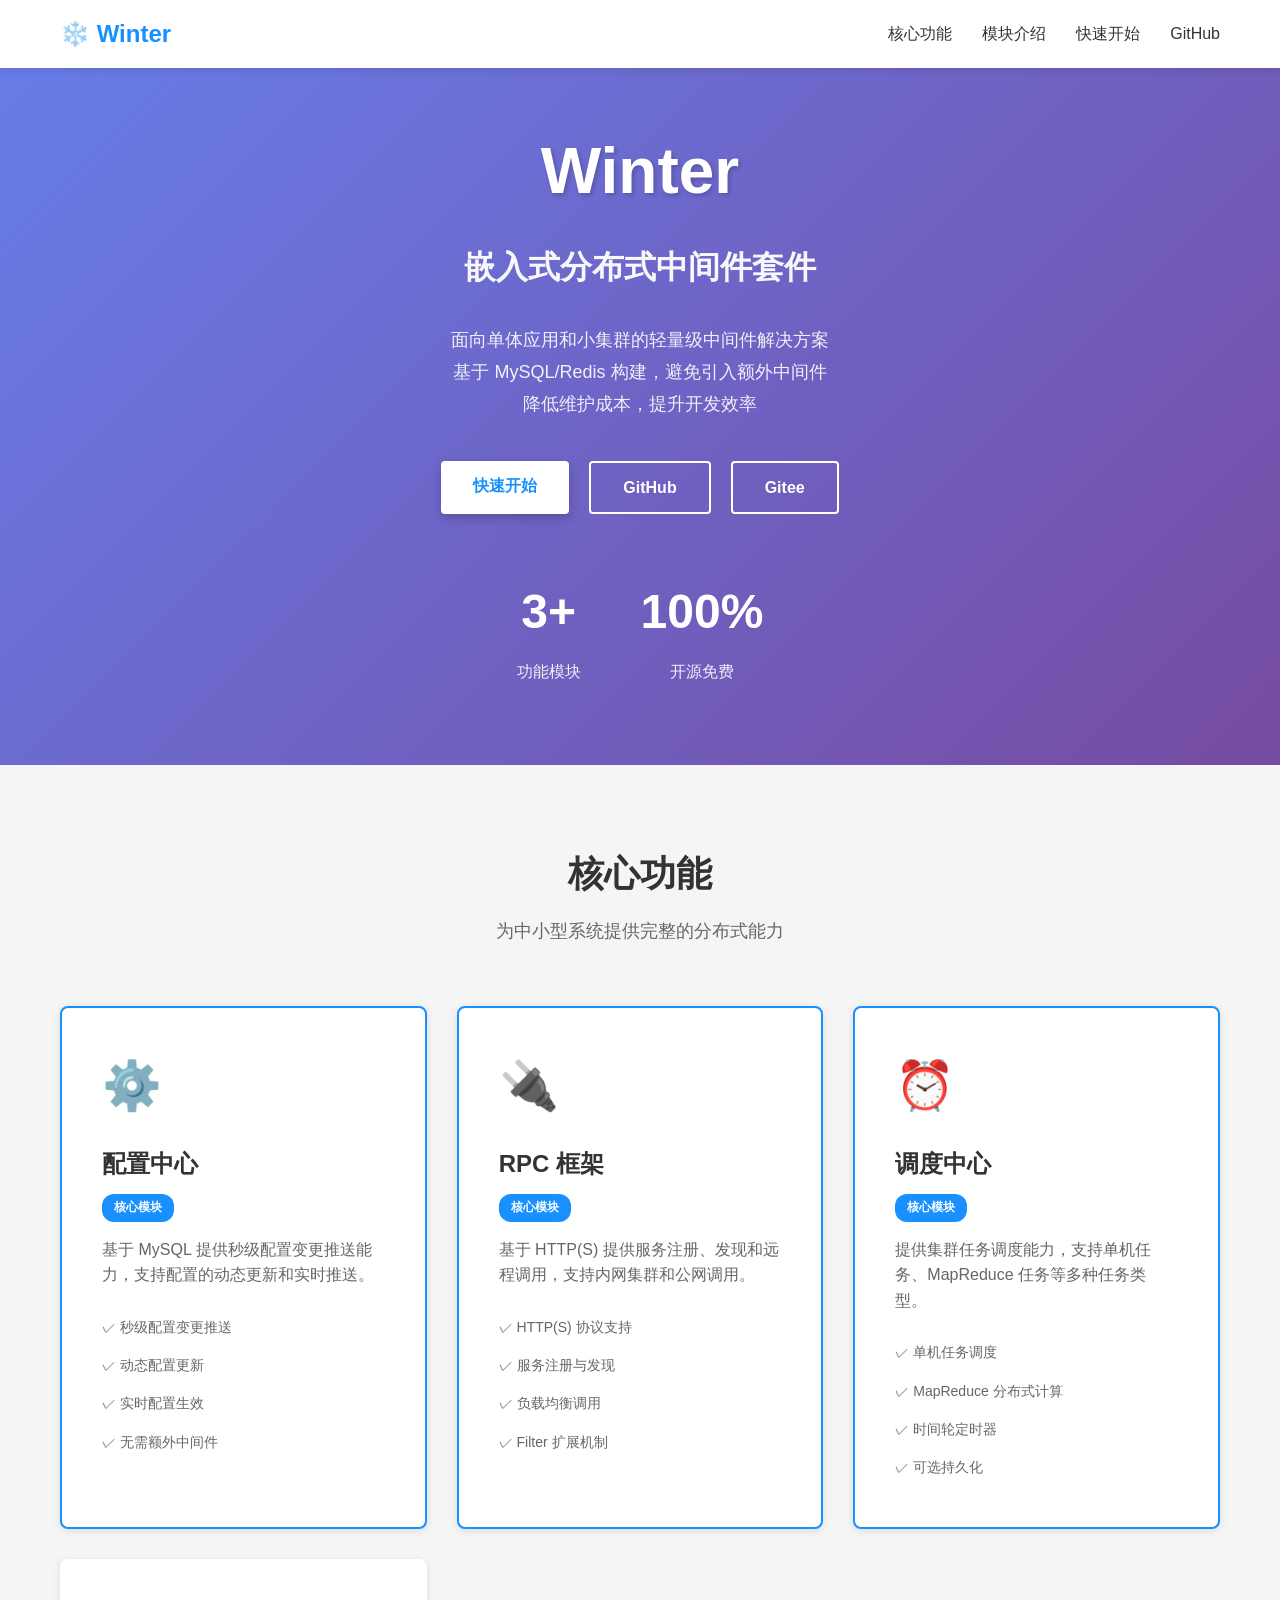
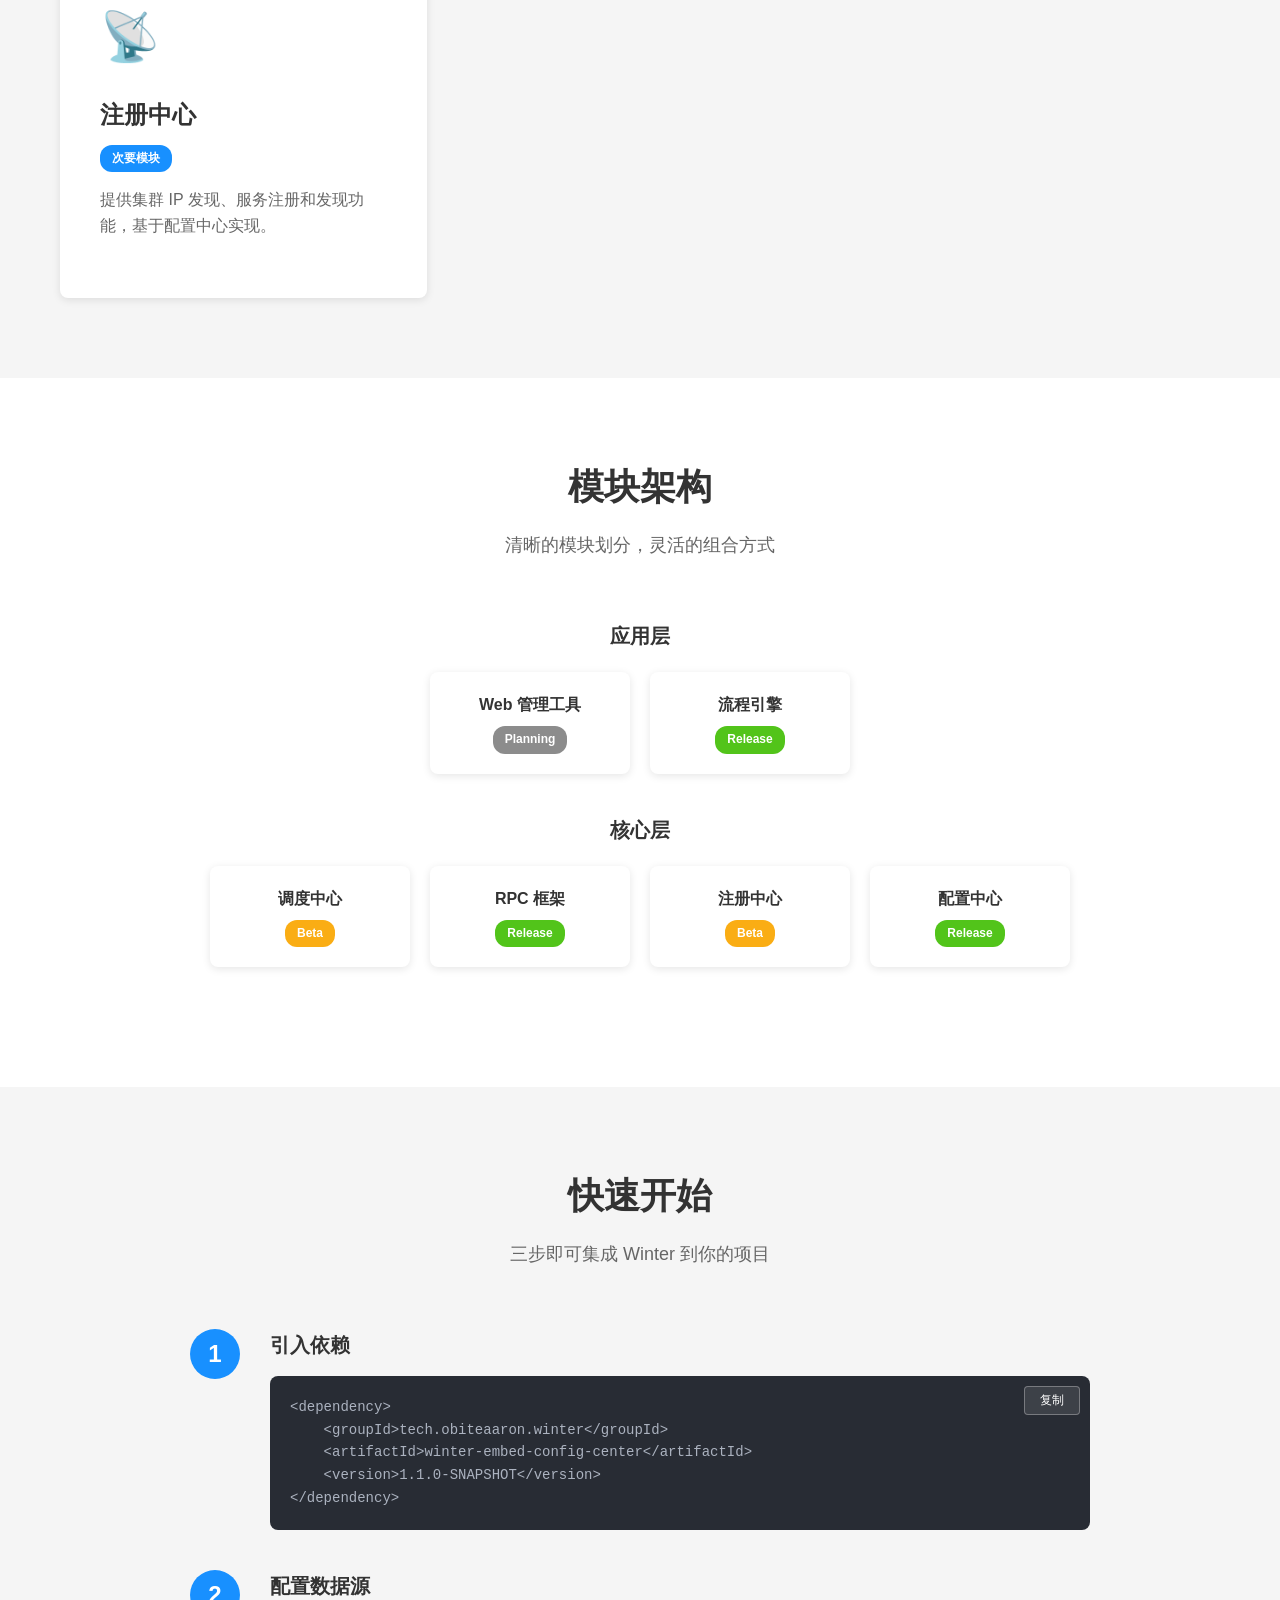
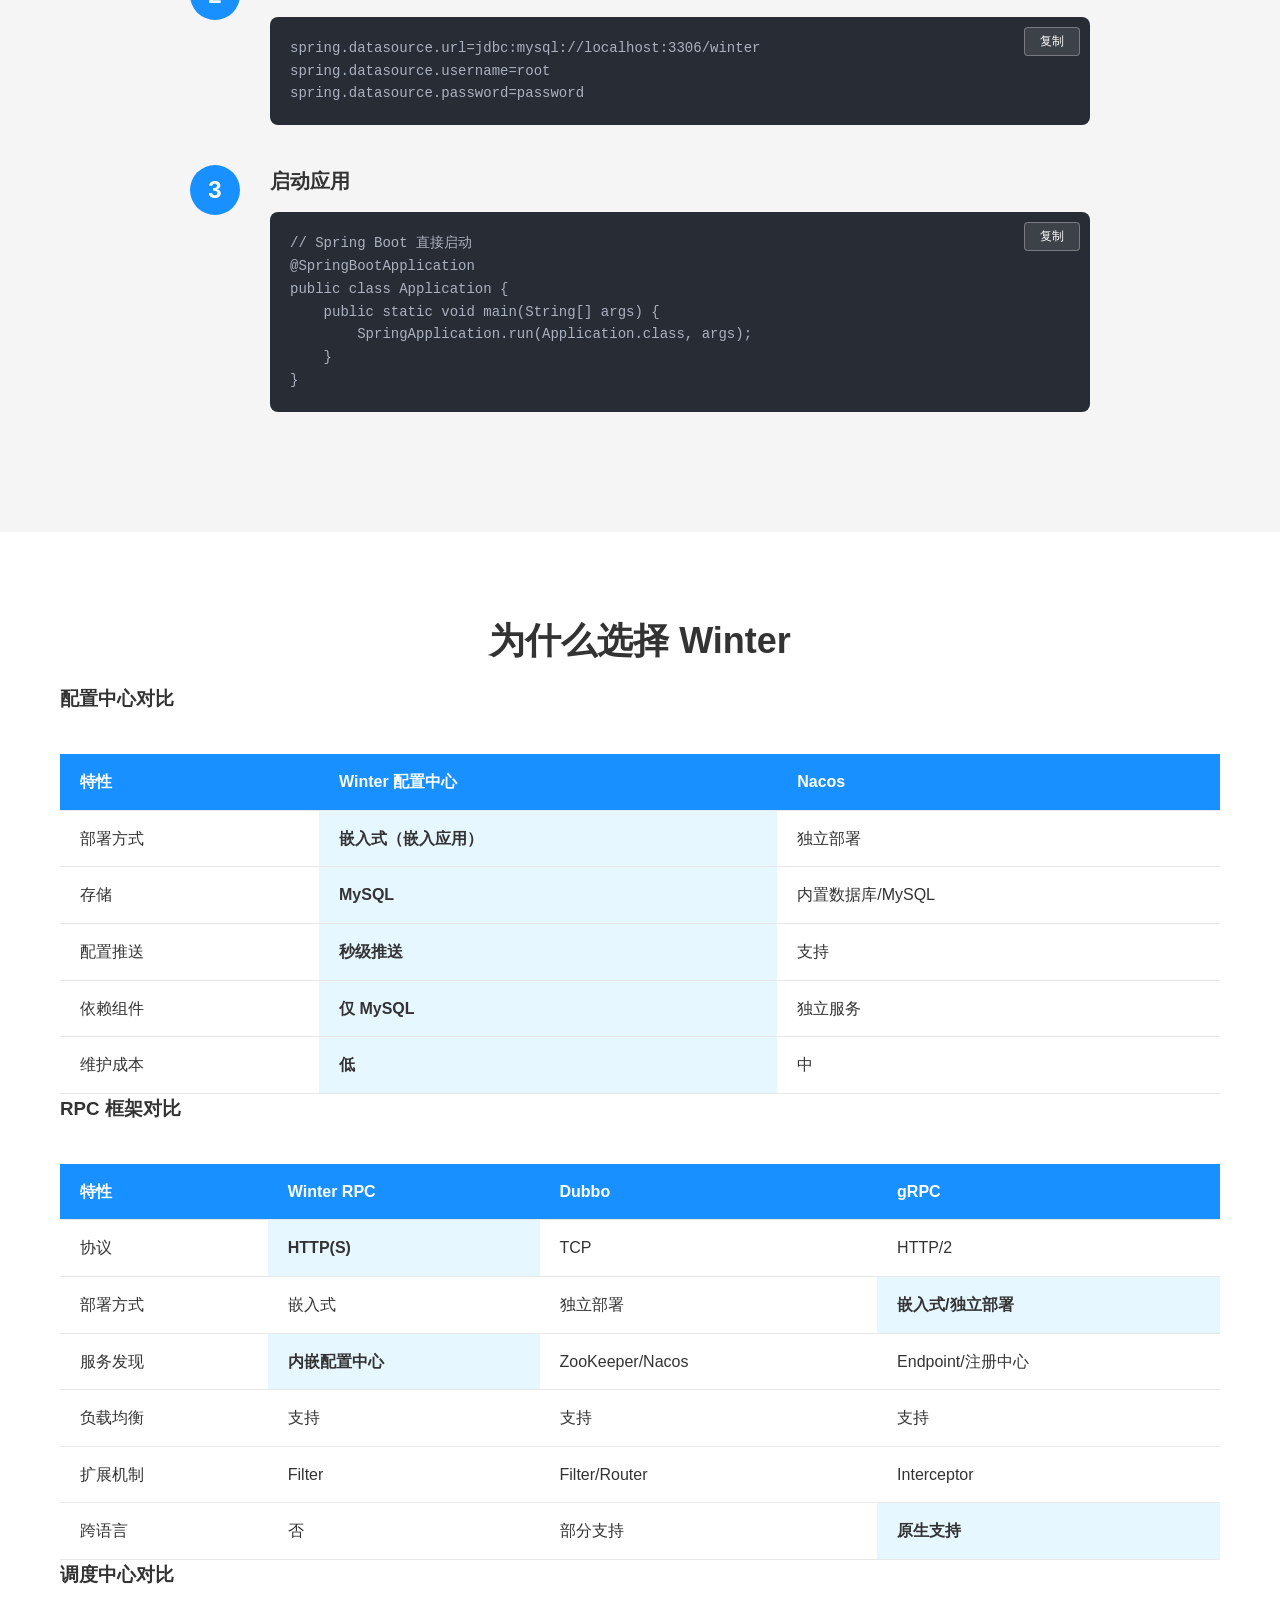
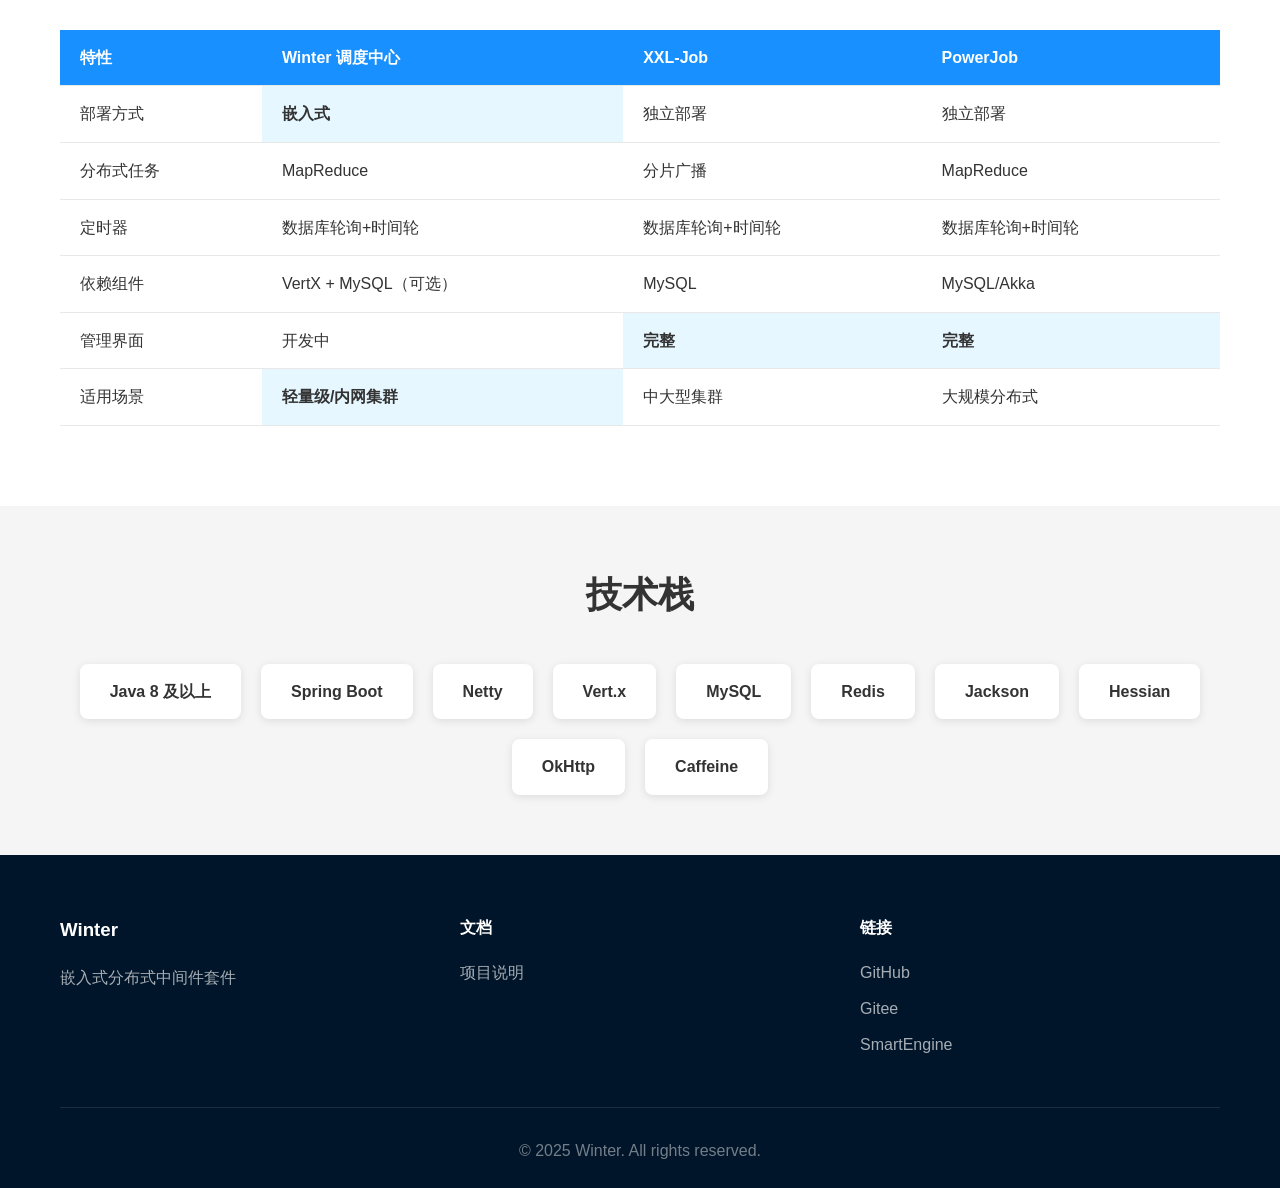
<file: docs/index.html>
<!DOCTYPE html>
<html lang="zh-CN">
<head>
    <meta charset="UTF-8">
    <meta name="viewport" content="width=device-width, initial-scale=1.0">
    <title>Winter - 嵌入式分布式中间件套件</title>
    <link rel="icon" type="image/x-icon" href="favicon.ico">
    <style>
/* 全局样式 */
* {
    margin: 0;
    padding: 0;
    box-sizing: border-box;
}

:root {
    --primary-color: #1890ff;
    --primary-dark: #096dd9;
    --secondary-color: #52c41a;
    --text-color: #333;
    --text-light: #666;
    --bg-light: #f5f5f5;
    --bg-white: #ffffff;
    --border-color: #e8e8e8;
    --shadow: 0 2px 8px rgba(0, 0, 0, 0.1);
    --shadow-hover: 0 4px 16px rgba(0, 0, 0, 0.15);
}

body {
    font-family: -apple-system, BlinkMacSystemFont, 'Segoe UI', 'PingFang SC', 'Hiragino Sans GB',
        'Microsoft YaHei', 'Helvetica Neue', Helvetica, Arial, sans-serif;
    line-height: 1.6;
    color: var(--text-color);
    background-color: var(--bg-white);
}

.container {
    max-width: 1200px;
    margin: 0 auto;
    padding: 0 20px;
}

/* 导航栏 */
.navbar {
    background: var(--bg-white);
    box-shadow: var(--shadow);
    position: fixed;
    top: 0;
    left: 0;
    right: 0;
    z-index: 1000;
    padding: 15px 0;
}

.navbar .container {
    display: flex;
    justify-content: space-between;
    align-items: center;
}

.nav-brand h1 {
    font-size: 24px;
    color: var(--primary-color);
    font-weight: 600;
}

.nav-menu {
    display: flex;
    list-style: none;
    gap: 30px;
}

.nav-menu a {
    text-decoration: none;
    color: var(--text-color);
    font-weight: 500;
    transition: color 0.3s;
}

.nav-menu a:hover {
    color: var(--primary-color);
}

/* Hero 区域 */
.hero {
    background: linear-gradient(135deg, #667eea 0%, #764ba2 100%);
    color: white;
    padding: 120px 0 80px;
    text-align: center;
}

.hero-title {
    font-size: 64px;
    font-weight: 700;
    margin-bottom: 20px;
    text-shadow: 2px 2px 4px rgba(0, 0, 0, 0.2);
}

.hero-subtitle {
    font-size: 32px;
    font-weight: 600;
    margin-bottom: 30px;
    opacity: 0.95;
}

.hero-description {
    font-size: 18px;
    line-height: 1.8;
    margin-bottom: 40px;
    opacity: 0.9;
}

.hero-buttons {
    display: flex;
    gap: 20px;
    justify-content: center;
    margin-bottom: 60px;
}

.btn {
    display: inline-block;
    padding: 12px 32px;
    border-radius: 4px;
    text-decoration: none;
    font-weight: 600;
    font-size: 16px;
    transition: all 0.3s;
    cursor: pointer;
}

.btn-primary {
    background: white;
    color: var(--primary-color);
    box-shadow: 0 4px 12px rgba(0, 0, 0, 0.2);
}

.btn-primary:hover {
    transform: translateY(-2px);
    box-shadow: 0 6px 16px rgba(0, 0, 0, 0.3);
}

.btn-secondary {
    background: transparent;
    color: white;
    border: 2px solid white;
}

.btn-secondary:hover {
    background: white;
    color: var(--primary-color);
}

.hero-stats {
    display: flex;
    justify-content: center;
    gap: 60px;
    margin-top: 60px;
}

.stat-item {
    text-align: center;
}

.stat-number {
    font-size: 48px;
    font-weight: 700;
    margin-bottom: 8px;
}

.stat-label {
    font-size: 16px;
    opacity: 0.9;
}

/* 核心功能 */
.features {
    padding: 80px 0;
    background: var(--bg-light);
}

.section-title {
    font-size: 36px;
    text-align: center;
    margin-bottom: 15px;
    color: var(--text-color);
}

.section-subtitle {
    text-align: center;
    color: var(--text-light);
    margin-bottom: 60px;
    font-size: 18px;
}

.feature-grid {
    display: grid;
    grid-template-columns: repeat(auto-fit, minmax(350px, 1fr));
    gap: 30px;
}

.feature-card {
    background: var(--bg-white);
    padding: 40px;
    border-radius: 8px;
    box-shadow: var(--shadow);
    transition: all 0.3s;
}

.feature-card:hover {
    transform: translateY(-5px);
    box-shadow: var(--shadow-hover);
}

.feature-card-highlight {
    border: 2px solid var(--primary-color);
}

.feature-icon {
    font-size: 48px;
    margin-bottom: 20px;
}

.feature-card h3 {
    font-size: 24px;
    margin-bottom: 10px;
    color: var(--text-color);
}

.feature-tag {
    display: inline-block;
    background: var(--primary-color);
    color: white;
    padding: 4px 12px;
    border-radius: 12px;
    font-size: 12px;
    font-weight: 600;
    margin-bottom: 15px;
}

.feature-description {
    color: var(--text-light);
    margin-bottom: 20px;
    line-height: 1.6;
}

.feature-list {
    list-style: none;
}

.feature-list li {
    padding: 8px 0;
    color: var(--text-light);
    font-size: 14px;
}

/* 模块架构 */
.modules {
    padding: 80px 0;
    background: var(--bg-white);
}

.module-diagram {
    max-width: 900px;
    margin: 0 auto;
}

.module-layer {
    margin-bottom: 40px;
}

.layer-title {
    font-size: 20px;
    font-weight: 600;
    margin-bottom: 20px;
    color: var(--text-color);
    text-align: center;
}

.module-items {
    display: flex;
    justify-content: center;
    gap: 20px;
    flex-wrap: wrap;
}

.module-item {
    background: var(--bg-white);
    padding: 20px 30px;
    border-radius: 8px;
    box-shadow: var(--shadow);
    min-width: 200px;
    text-align: center;
    transition: all 0.3s;
}

.module-item:hover {
    transform: translateY(-3px);
    box-shadow: var(--shadow-hover);
}

.module-name {
    display: block;
    font-size: 16px;
    font-weight: 600;
    margin-bottom: 8px;
    color: var(--text-color);
}

.module-status {
    display: inline-block;
    padding: 4px 12px;
    border-radius: 12px;
    font-size: 12px;
    font-weight: 600;
}

.module-item-release .module-status {
    background: var(--secondary-color);
    color: white;
}

.module-item-beta .module-status {
    background: #faad14;
    color: white;
}

.module-item-planning .module-status {
    background: #8c8c8c;
    color: white;
}

/* 快速开始 */
.quickstart {
    padding: 80px 0;
    background: var(--bg-light);
}

.steps {
    max-width: 900px;
    margin: 0 auto;
}

.step {
    display: flex;
    gap: 30px;
    margin-bottom: 40px;
}

.step-number {
    flex-shrink: 0;
    width: 50px;
    height: 50px;
    background: var(--primary-color);
    color: white;
    border-radius: 50%;
    display: flex;
    align-items: center;
    justify-content: center;
    font-size: 24px;
    font-weight: 700;
}

.step-content {
    flex: 1;
}

.step-content h3 {
    font-size: 20px;
    margin-bottom: 15px;
    color: var(--text-color);
}

.code-block {
    background: #282c34;
    border-radius: 8px;
    overflow: hidden;
}

.code-block pre {
    padding: 20px;
    overflow-x: auto;
}

.code-block code {
    color: #abb2bf;
    font-family: 'Courier New', Courier, monospace;
    font-size: 14px;
    line-height: 1.6;
}

/* 优势对比 */
.advantages {
    padding: 80px 0;
    background: var(--bg-white);
}

.comparison-table {
    overflow-x: auto;
    margin-top: 40px;
}

.comparison-table table {
    width: 100%;
    border-collapse: collapse;
    background: var(--bg-white);
    box-shadow: var(--shadow);
}

.comparison-table th,
.comparison-table td {
    padding: 15px 20px;
    text-align: left;
    border-bottom: 1px solid var(--border-color);
}

.comparison-table th {
    background: var(--primary-color);
    color: white;
    font-weight: 600;
}

.comparison-table tr:hover {
    background: var(--bg-light);
}

.comparison-table .highlight {
    background: #e6f7ff;
    font-weight: 600;
}

/* 技术栈 */
.tech-stack {
    padding: 60px 0;
    background: var(--bg-light);
}

.tech-items {
    display: flex;
    justify-content: center;
    gap: 20px;
    flex-wrap: wrap;
    margin-top: 40px;
}

.tech-item {
    background: var(--bg-white);
    padding: 15px 30px;
    border-radius: 8px;
    box-shadow: var(--shadow);
    font-weight: 600;
    color: var(--text-color);
    transition: all 0.3s;
}

.tech-item:hover {
    transform: translateY(-3px);
    box-shadow: var(--shadow-hover);
    background: var(--primary-color);
    color: white;
}

/* 页脚 */
.footer {
    background: #001529;
    color: white;
    padding: 60px 0 30px;
}

.footer-content {
    display: grid;
    grid-template-columns: repeat(auto-fit, minmax(250px, 1fr));
    gap: 40px;
    margin-bottom: 40px;
}

.footer-section h3,
.footer-section h4 {
    margin-bottom: 20px;
    color: white;
}

.footer-section p {
    color: rgba(255, 255, 255, 0.65);
}

.footer-section ul {
    list-style: none;
}

.footer-section li {
    margin-bottom: 10px;
}

.footer-section a {
    color: rgba(255, 255, 255, 0.65);
    text-decoration: none;
    transition: color 0.3s;
}

.footer-section a:hover {
    color: white;
}

.footer-bottom {
    text-align: center;
    padding-top: 30px;
    border-top: 1px solid rgba(255, 255, 255, 0.1);
    color: rgba(255, 255, 255, 0.45);
}

/* 响应式设计 */
@media (max-width: 768px) {
    .hero-title {
        font-size: 48px;
    }
    .hero-subtitle {
        font-size: 24px;
    }
    .hero-description {
        font-size: 16px;
    }
    .hero-buttons {
        flex-direction: column;
        align-items: center;
    }
    .hero-stats {
        flex-direction: column;
        gap: 30px;
    }
    .feature-grid {
        grid-template-columns: 1fr;
    }
    .step {
        flex-direction: column;
    }
    .step-number {
        width: 40px;
        height: 40px;
        font-size: 20px;
    }
    .nav-menu {
        gap: 15px;
    }
    .nav-menu a {
        font-size: 14px;
    }
}

html {
    scroll-behavior: smooth;
}

@keyframes fadeInUp {
    from {
        opacity: 0;
        transform: translateY(30px);
    }
    to {
        opacity: 1;
        transform: translateY(0);
    }
}

.feature-card,
.module-item,
.step {
    animation: fadeInUp 0.6s ease-out;
}

::-webkit-scrollbar {
    width: 8px;
    height: 8px;
}

::-webkit-scrollbar-track {
    background: var(--bg-light);
}

::-webkit-scrollbar-thumb {
    background: var(--primary-color);
    border-radius: 4px;
}

::-webkit-scrollbar-thumb:hover {
    background: var(--primary-dark);
}
    </style>
</head>
<body>
    <!-- 导航栏 -->
    <nav class="navbar">
        <div class="container">
            <div class="nav-brand">
                <h1>❄️ Winter</h1>
            </div>
            <ul class="nav-menu">
                <li><a href="#features">核心功能</a></li>
                <li><a href="#modules">模块介绍</a></li>
                <li><a href="#quickstart">快速开始</a></li>
                <li><a href="https://github.com/obiteaaron/winter" target="_blank">GitHub</a></li>
            </ul>
        </div>
    </nav>

    <!-- Hero 区域 -->
    <section class="hero">
        <div class="container">
            <div class="hero-content">
                <h1 class="hero-title">Winter</h1>
                <h2 class="hero-subtitle">嵌入式分布式中间件套件</h2>
                <p class="hero-description">
                    面向单体应用和小集群的轻量级中间件解决方案<br>
                    基于 MySQL/Redis 构建，避免引入额外中间件<br>
                    降低维护成本，提升开发效率
                </p>
                <div class="hero-buttons">
                    <a href="#quickstart" class="btn btn-primary">快速开始</a>
                    <a href="https://github.com/obiteaaron/winter" target="_blank" class="btn btn-secondary">GitHub</a>
                    <a href="https://gitee.com/zhanlanstar/winter" target="_blank" class="btn btn-secondary">Gitee</a>
                </div>
            </div>
            <div class="hero-stats">
                <div class="stat-item">
                    <div class="stat-number">3+</div>
                    <div class="stat-label">功能模块</div>
                </div>
                <div class="stat-item">
                    <div class="stat-number">100%</div>
                    <div class="stat-label">开源免费</div>
                </div>
            </div>
        </div>
    </section>

    <!-- 核心功能 -->
    <section id="features" class="features">
        <div class="container">
            <h2 class="section-title">核心功能</h2>
            <p class="section-subtitle">为中小型系统提供完整的分布式能力</p>

            <div class="feature-grid">
                <!-- 配置中心 -->
                <div class="feature-card feature-card-highlight">
                    <div class="feature-icon">⚙️</div>
                    <h3>配置中心</h3>
                    <p class="feature-tag">核心模块</p>
                    <p class="feature-description">
                        基于 MySQL 提供秒级配置变更推送能力，支持配置的动态更新和实时推送。
                    </p>
                    <ul class="feature-list">
                        <li>✓ 秒级配置变更推送</li>
                        <li>✓ 动态配置更新</li>
                        <li>✓ 实时配置生效</li>
                        <li>✓ 无需额外中间件</li>
                    </ul>
                </div>

                <!-- RPC 框架 -->
                <div class="feature-card feature-card-highlight">
                    <div class="feature-icon">🔌</div>
                    <h3>RPC 框架</h3>
                    <p class="feature-tag">核心模块</p>
                    <p class="feature-description">
                        基于 HTTP(S) 提供服务注册、发现和远程调用，支持内网集群和公网调用。
                    </p>
                    <ul class="feature-list">
                        <li>✓ HTTP(S) 协议支持</li>
                        <li>✓ 服务注册与发现</li>
                        <li>✓ 负载均衡调用</li>
                        <li>✓ Filter 扩展机制</li>
                    </ul>
                </div>

                <!-- 调度中心 -->
                <div class="feature-card feature-card-highlight">
                    <div class="feature-icon">⏰</div>
                    <h3>调度中心</h3>
                    <p class="feature-tag">核心模块</p>
                    <p class="feature-description">
                        提供集群任务调度能力，支持单机任务、MapReduce 任务等多种任务类型。
                    </p>
                    <ul class="feature-list">
                        <li>✓ 单机任务调度</li>
                        <li>✓ MapReduce 分布式计算</li>
                        <li>✓ 时间轮定时器</li>
                        <li>✓ 可选持久化</li>
                    </ul>
                </div>

                <!-- 注册中心 -->
                <div class="feature-card">
                    <div class="feature-icon">📡</div>
                    <h3>注册中心</h3>
                    <p class="feature-tag">次要模块</p>
                    <p class="feature-description">
                        提供集群 IP 发现、服务注册和发现功能，基于配置中心实现。
                    </p>
                </div>
            </div>
        </div>
    </section>

    <!-- 模块详细介绍 -->
    <section id="modules" class="modules">
        <div class="container">
            <h2 class="section-title">模块架构</h2>
            <p class="section-subtitle">清晰的模块划分，灵活的组合方式</p>

            <div class="module-diagram">
                <div class="module-layer">
                    <div class="layer-title">应用层</div>
                    <div class="module-items">
                        <div class="module-item module-item-planning">
                            <span class="module-name">Web 管理工具</span>
                            <span class="module-status">Planning</span>
                        </div>
                        <div class="module-item module-item-release">
                            <span class="module-name">流程引擎</span>
                            <span class="module-status">Release</span>
                        </div>
                    </div>
                </div>

                <div class="module-layer">
                    <div class="layer-title">核心层</div>
                    <div class="module-items">
                        <div class="module-item module-item-beta">
                            <span class="module-name">调度中心</span>
                            <span class="module-status">Beta</span>
                        </div>
                        <div class="module-item module-item-release">
                            <span class="module-name">RPC 框架</span>
                            <span class="module-status">Release</span>
                        </div>
                        <div class="module-item module-item-beta">
                            <span class="module-name">注册中心</span>
                            <span class="module-status">Beta</span>
                        </div>
                        <div class="module-item module-item-release">
                            <span class="module-name">配置中心</span>
                            <span class="module-status">Release</span>
                        </div>
                    </div>
                </div>

                
            </div>
        </div>
    </section>

    <!-- 快速开始 -->
    <section id="quickstart" class="quickstart">
        <div class="container">
            <h2 class="section-title">快速开始</h2>
            <p class="section-subtitle">三步即可集成 Winter 到你的项目</p>

            <div class="steps">
                <div class="step">
                    <div class="step-number">1</div>
                    <div class="step-content">
                        <h3>引入依赖</h3>
                        <div class="code-block">
                            <pre><code>&lt;dependency&gt;
    &lt;groupId&gt;tech.obiteaaron.winter&lt;/groupId&gt;
    &lt;artifactId&gt;winter-embed-config-center&lt;/artifactId&gt;
    &lt;version&gt;1.1.0-SNAPSHOT&lt;/version&gt;
&lt;/dependency&gt;</code></pre>
                        </div>
                    </div>
                </div>

                <div class="step">
                    <div class="step-number">2</div>
                    <div class="step-content">
                        <h3>配置数据源</h3>
                        <div class="code-block">
                            <pre><code>spring.datasource.url=jdbc:mysql://localhost:3306/winter
spring.datasource.username=root
spring.datasource.password=password</code></pre>
                        </div>
                    </div>
                </div>

                <div class="step">
                    <div class="step-number">3</div>
                    <div class="step-content">
                        <h3>启动应用</h3>
                        <div class="code-block">
                            <pre><code>// Spring Boot 直接启动
@SpringBootApplication
public class Application {
    public static void main(String[] args) {
        SpringApplication.run(Application.class, args);
    }
}</code></pre>
                        </div>
                    </div>
                </div>
            </div>
        </div>
    </section>

    <!-- 优势对比 -->
    <section class="advantages">
        <div class="container">
            <h2 class="section-title">为什么选择 Winter</h2>

            <!-- 配置中心对比 -->
            <div class="comparison-section">
                <h3 class="comparison-title">配置中心对比</h3>
                <div class="comparison-table">
                    <table>
                        <thead>
                            <tr>
                                <th>特性</th>
                                <th>Winter 配置中心</th>
                                <th>Nacos</th>
                            </tr>
                        </thead>
                        <tbody>
                            <tr>
                                <td>部署方式</td>
                                <td class="highlight">嵌入式（嵌入应用）</td>
                                <td>独立部署</td>
                            </tr>
                            <tr>
                                <td>存储</td>
                                <td class="highlight">MySQL</td>
                                <td>内置数据库/MySQL</td>
                            </tr>
                            <tr>
                                <td>配置推送</td>
                                <td class="highlight">秒级推送</td>
                                <td>支持</td>
                            </tr>
                            <tr>
                                <td>依赖组件</td>
                                <td class="highlight">仅 MySQL</td>
                                <td>独立服务</td>
                            </tr>
                            <tr>
                                <td>维护成本</td>
                                <td class="highlight">低</td>
                                <td>中</td>
                            </tr>
                        </tbody>
                    </table>
                </div>
            </div>

            <!-- RPC 框架对比 -->
            <div class="comparison-section">
                <h3 class="comparison-title">RPC 框架对比</h3>
                <div class="comparison-table">
                    <table>
                        <thead>
                            <tr>
                                <th>特性</th>
                                <th>Winter RPC</th>
                                <th>Dubbo</th>
                                <th>gRPC</th>
                            </tr>
                        </thead>
                        <tbody>
                            <tr>
                                <td>协议</td>
                                <td class="highlight">HTTP(S)</td>
                                <td>TCP</td>
                                <td>HTTP/2</td>
                            </tr>
                            <tr>
                                <td>部署方式</td>
                                <td>嵌入式</td>
                                <td>独立部署</td>
                                <td class="highlight">嵌入式/独立部署</td>
                            </tr>
                            <tr>
                                <td>服务发现</td>
                                <td class="highlight">内嵌配置中心</td>
                                <td>ZooKeeper/Nacos</td>
                                <td>Endpoint/注册中心</td>
                            </tr>
                            <tr>
                                <td>负载均衡</td>
                                <td>支持</td>
                                <td>支持</td>
                                <td>支持</td>
                            </tr>
                            <tr>
                                <td>扩展机制</td>
                                <td>Filter</td>
                                <td>Filter/Router</td>
                                <td>Interceptor</td>
                            </tr>
                            <tr>
                                <td>跨语言</td>
                                <td>否</td>
                                <td>部分支持</td>
                                <td class="highlight">原生支持</td>
                            </tr>
                        </tbody>
                    </table>
                </div>
            </div>

            <!-- 调度中心对比 -->
            <div class="comparison-section">
                <h3 class="comparison-title">调度中心对比</h3>
                <div class="comparison-table">
                    <table>
                        <thead>
                            <tr>
                                <th>特性</th>
                                <th>Winter 调度中心</th>
                                <th>XXL-Job</th>
                                <th>PowerJob</th>
                            </tr>
                        </thead>
                        <tbody>
                            <tr>
                                <td>部署方式</td>
                                <td class="highlight">嵌入式</td>
                                <td>独立部署</td>
                                <td>独立部署</td>
                            </tr>
                            <tr>
                                <td>分布式任务</td>
                                <td>MapReduce</td>
                                <td>分片广播</td>
                                <td>MapReduce</td>
                            </tr>
                            <tr>
                                <td>定时器</td>
                                <td>数据库轮询+时间轮</td>
                                <td>数据库轮询+时间轮</td>
                                <td>数据库轮询+时间轮</td>
                            </tr>
                            <tr>
                                <td>依赖组件</td>
                                <td>VertX + MySQL（可选）</td>
                                <td>MySQL</td>
                                <td>MySQL/Akka</td>
                            </tr>
                            <tr>
                                <td>管理界面</td>
                                <td>开发中</td>
                                <td class="highlight">完整</td>
                                <td class="highlight">完整</td>
                            </tr>
                            <tr>
                                <td>适用场景</td>
                                <td class="highlight">轻量级/内网集群</td>
                                <td>中大型集群</td>
                                <td>大规模分布式</td>
                            </tr>
                        </tbody>
                    </table>
                </div>
            </div>
        </div>
    </section>

    <!-- 技术栈 -->
    <section class="tech-stack">
        <div class="container">
            <h2 class="section-title">技术栈</h2>
            <div class="tech-items">
                <div class="tech-item">Java 8 及以上</div>
                <div class="tech-item">Spring Boot</div>
                <div class="tech-item">Netty</div>
                <div class="tech-item">Vert.x</div>
                <div class="tech-item">MySQL</div>
                <div class="tech-item">Redis</div>
                <div class="tech-item">Jackson</div>
                <div class="tech-item">Hessian</div>
                <div class="tech-item">OkHttp</div>
                <div class="tech-item">Caffeine</div>
            </div>
        </div>
    </section>

    <!-- 页脚 -->
    <footer class="footer">
        <div class="container">
            <div class="footer-content">
                <div class="footer-section">
                    <h3>Winter</h3>
                    <p>嵌入式分布式中间件套件</p>
                </div>
                <div class="footer-section">
                    <h4>文档</h4>
                    <ul>
                        <li><a href="https://gitee.com/zhanlanstar/winter/blob/master/README.md" target="_blank">项目说明</a></li>
                    </ul>
                </div>
                <div class="footer-section">
                    <h4>链接</h4>
                    <ul>
                        <li><a href="https://github.com/obiteaaron/winter" target="_blank">GitHub</a></li>
                        <li><a href="https://gitee.com/zhanlanstar/winter" target="_blank">Gitee</a></li>
                        <li><a href="https://github.com/obiteaaron/SmartEngine-Enhance" target="_blank">SmartEngine</a></li>
                    </ul>
                </div>
            </div>
            <div class="footer-bottom">
                <p>&copy; 2025 Winter. All rights reserved.</p>
            </div>
        </div>
    </footer>

    <script>
// 平滑滚动
document.querySelectorAll('a[href^="#"]').forEach(anchor => {
    anchor.addEventListener('click', function (e) {
        e.preventDefault();
        const target = document.querySelector(this.getAttribute('href'));
        if (target) {
            const headerOffset = 80;
            const elementPosition = target.getBoundingClientRect().top;
            const offsetPosition = elementPosition + window.pageYOffset - headerOffset;
            window.scrollTo({
                top: offsetPosition,
                behavior: 'smooth'
            });
        }
    });
});

// 导航栏滚动效果
let lastScroll = 0;
const navbar = document.querySelector('.navbar');

window.addEventListener('scroll', () => {
    const currentScroll = window.pageYOffset;
    if (currentScroll > 100) {
        navbar.style.boxShadow = '0 2px 12px rgba(0, 0, 0, 0.15)';
    } else {
        navbar.style.boxShadow = '0 2px 8px rgba(0, 0, 0, 0.1)';
    }
    lastScroll = currentScroll;
});

// 元素进入视口动画
const observerOptions = {
    root: null,
    rootMargin: '0px',
    threshold: 0.1
};

const observer = new IntersectionObserver((entries) => {
    entries.forEach(entry => {
        if (entry.isIntersecting) {
            entry.target.style.opacity = '1';
            entry.target.style.transform = 'translateY(0)';
        }
    });
}, observerOptions);

document.querySelectorAll('.feature-card').forEach((card, index) => {
    card.style.opacity = '0';
    card.style.transform = 'translateY(30px)';
    card.style.transition = `all 0.6s ease ${index * 0.1}s`;
    observer.observe(card);
});

document.querySelectorAll('.module-item').forEach((item, index) => {
    item.style.opacity = '0';
    item.style.transform = 'translateY(30px)';
    item.style.transition = `all 0.6s ease ${index * 0.1}s`;
    observer.observe(item);
});

document.querySelectorAll('.step').forEach((step, index) => {
    step.style.opacity = '0';
    step.style.transform = 'translateY(30px)';
    step.style.transition = `all 0.6s ease ${index * 0.2}s`;
    observer.observe(step);
});

// 数字动画
function animateValue(element, start, end, duration) {
    const range = end - start;
    const increment = end > start ? 1 : -1;
    const stepTime = Math.abs(Math.floor(duration / range));
    let current = start;
    const timer = setInterval(() => {
        current += increment;
        element.textContent = current + '+';
        if (current === end) {
            clearInterval(timer);
        }
    }, stepTime);
}

const statsObserver = new IntersectionObserver((entries) => {
    entries.forEach(entry => {
        if (entry.isIntersecting) {
            const statNumbers = entry.target.querySelectorAll('.stat-number');
            statNumbers.forEach(stat => {
                const text = stat.textContent;
                if (text.includes('+')) {
                    const num = parseInt(text);
                    animateValue(stat, 0, num, 2000);
                }
            });
            statsObserver.unobserve(entry.target);
        }
    });
}, { threshold: 0.5 });

const heroStats = document.querySelector('.hero-stats');
if (heroStats) {
    statsObserver.observe(heroStats);
}

// 代码块复制功能
document.querySelectorAll('.code-block').forEach(block => {
    const pre = block.querySelector('pre');
    if (pre) {
        const copyBtn = document.createElement('button');
        copyBtn.className = 'copy-btn';
        copyBtn.innerHTML = '复制';
        copyBtn.style.cssText = `
            position: absolute;
            top: 10px;
            right: 10px;
            background: rgba(255, 255, 255, 0.1);
            color: white;
            border: 1px solid rgba(255, 255, 255, 0.3);
            padding: 5px 15px;
            border-radius: 4px;
            cursor: pointer;
            font-size: 12px;
            transition: all 0.3s;
        `;
        block.style.position = 'relative';
        block.appendChild(copyBtn);
        copyBtn.addEventListener('click', async () => {
            const code = pre.textContent;
            try {
                await navigator.clipboard.writeText(code);
                copyBtn.innerHTML = '已复制';
                copyBtn.style.background = 'rgba(82, 196, 26, 0.3)';
                copyBtn.style.borderColor = 'rgba(82, 196, 26, 0.5)';
                setTimeout(() => {
                    copyBtn.innerHTML = '复制';
                    copyBtn.style.background = 'rgba(255, 255, 255, 0.1)';
                    copyBtn.style.borderColor = 'rgba(255, 255, 255, 0.3)';
                }, 2000);
            } catch (err) {
                console.error('复制失败:', err);
            }
        });
        copyBtn.addEventListener('mouseenter', () => {
            copyBtn.style.background = 'rgba(255, 255, 255, 0.2)';
        });
        copyBtn.addEventListener('mouseleave', () => {
            copyBtn.style.background = 'rgba(255, 255, 255, 0.1)';
        });
    }
});

// 响应式导航菜单
const navMenu = document.querySelector('.nav-menu');
let menuOpen = false;

const menuBtn = document.createElement('button');
menuBtn.className = 'mobile-menu-btn';
menuBtn.innerHTML = '☰';
menuBtn.style.cssText = `
    display: none;
    background: none;
    border: none;
    font-size: 24px;
    color: var(--text-color);
    cursor: pointer;
    padding: 5px;
`;

const style = document.createElement('style');
style.textContent = `
    @media (max-width: 768px) {
        .mobile-menu-btn {
            display: block !important;
        }
        .nav-menu {
            display: none;
            position: absolute;
            top: 100%;
            left: 0;
            right: 0;
            background: white;
            flex-direction: column;
            padding: 20px;
            box-shadow: 0 4px 12px rgba(0, 0, 0, 0.15);
            gap: 15px;
        }
        .nav-menu.active {
            display: flex;
        }
        .nav-menu a {
            padding: 10px;
            border-bottom: 1px solid var(--border-color);
        }
        .nav-menu a:last-child {
            border-bottom: none;
        }
    }
`;
document.head.appendChild(style);
document.querySelector('.navbar .container').appendChild(menuBtn);

menuBtn.addEventListener('click', () => {
    menuOpen = !menuOpen;
    navMenu.classList.toggle('active');
    menuBtn.innerHTML = menuOpen ? '✕' : '☰';
});

document.addEventListener('click', (e) => {
    if (menuOpen && !e.target.closest('.navbar')) {
        menuOpen = false;
        navMenu.classList.remove('active');
        menuBtn.innerHTML = '☰';
    }
});

// 当前页面导航高亮
const sections = document.querySelectorAll('section[id]');
const navLinks = document.querySelectorAll('.nav-menu a[href^="#"]');

window.addEventListener('scroll', () => {
    let current = '';
    sections.forEach(section => {
        const sectionTop = section.offsetTop;
        const sectionHeight = section.clientHeight;
        if (window.pageYOffset >= sectionTop - 100) {
            current = section.getAttribute('id');
        }
    });
    navLinks.forEach(link => {
        link.style.color = '';
        if (link.getAttribute('href') === `#${current}`) {
            link.style.color = 'var(--primary-color)';
        }
    });
});

// 技术标签随机颜色
document.querySelectorAll('.tech-item').forEach(item => {
    item.addEventListener('mouseenter', () => {
        const colors = ['#1890ff', '#52c41a', '#faad14', '#f5222d', '#722ed1', '#eb2f96'];
        const randomColor = colors[Math.floor(Math.random() * colors.length)];
        item.style.background = randomColor;
    });
    item.addEventListener('mouseleave', () => {
        item.style.background = 'var(--bg-white)';
        item.style.color = 'var(--text-color)';
    });
});

// 页面加载完成后的初始化
window.addEventListener('load', () => {
    document.body.style.opacity = '0';
    document.body.style.transition = 'opacity 0.5s ease';
    setTimeout(() => {
        document.body.style.opacity = '1';
    }, 100);
    if (window.location.hash) {
        const target = document.querySelector(window.location.hash);
        if (target) {
            setTimeout(() => {
                const headerOffset = 80;
                const elementPosition = target.getBoundingClientRect().top;
                const offsetPosition = elementPosition + window.pageYOffset - headerOffset;
                window.scrollTo({
                    top: offsetPosition,
                    behavior: 'smooth'
                });
            }, 500);
        }
    }
});

// 性能优化：节流函数
function throttle(func, wait) {
    let timeout;
    return function executedFunction(...args) {
        const later = () => {
            clearTimeout(timeout);
            func(...args);
        };
        clearTimeout(timeout);
        timeout = setTimeout(later, wait);
    };
}

window.addEventListener('scroll', throttle(() => {
    // 滚动事件处理逻辑
}, 100));

console.log('Winter 官网已加载完成 🎉');
    </script>
</body>
</html>
</file>
